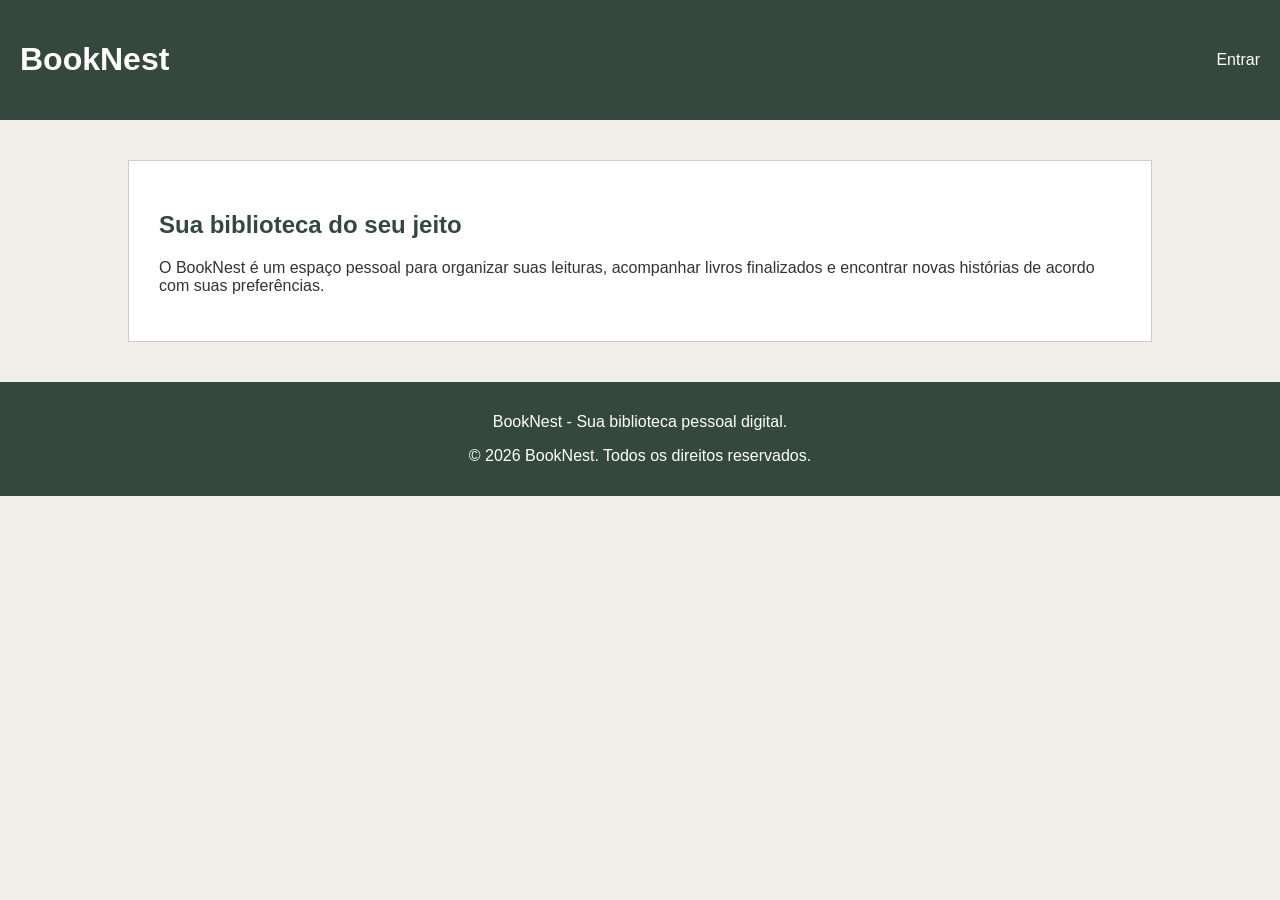
<file: BookNest/index.html>
<!DOCTYPE html>
<html lang="pt-br">
<head>
    <meta charset="UTF-8">
    <meta name="viewport" content="width=device-width, initial-scale=1.0">
    <title>BookNest - Sua biblioteca pessoal</title>
    <link rel="stylesheet" href="style.css">
</head>
<body class="pagina-index">
    <header>
        <H1>BookNest</H1>


        <nav>
            <a href="login.html">Entrar</a>
        </nav>
    </header>
    <main>
        <section id="Apresentação">
            <h2>Sua biblioteca do seu jeito</h2>
            
            <p> 
                O BookNest é um espaço pessoal para organizar
                suas leituras, acompanhar livros finalizados
                e encontrar novas histórias de acordo com
                suas preferências.
            </p>

        </section>
    </main>
    <footer>
        <p>BookNest - Sua biblioteca pessoal digital.</p>
        <p>&copy; 2026 BookNest. Todos os direitos reservados.</p>
    </footer>
    
</body>
</html>
</file>
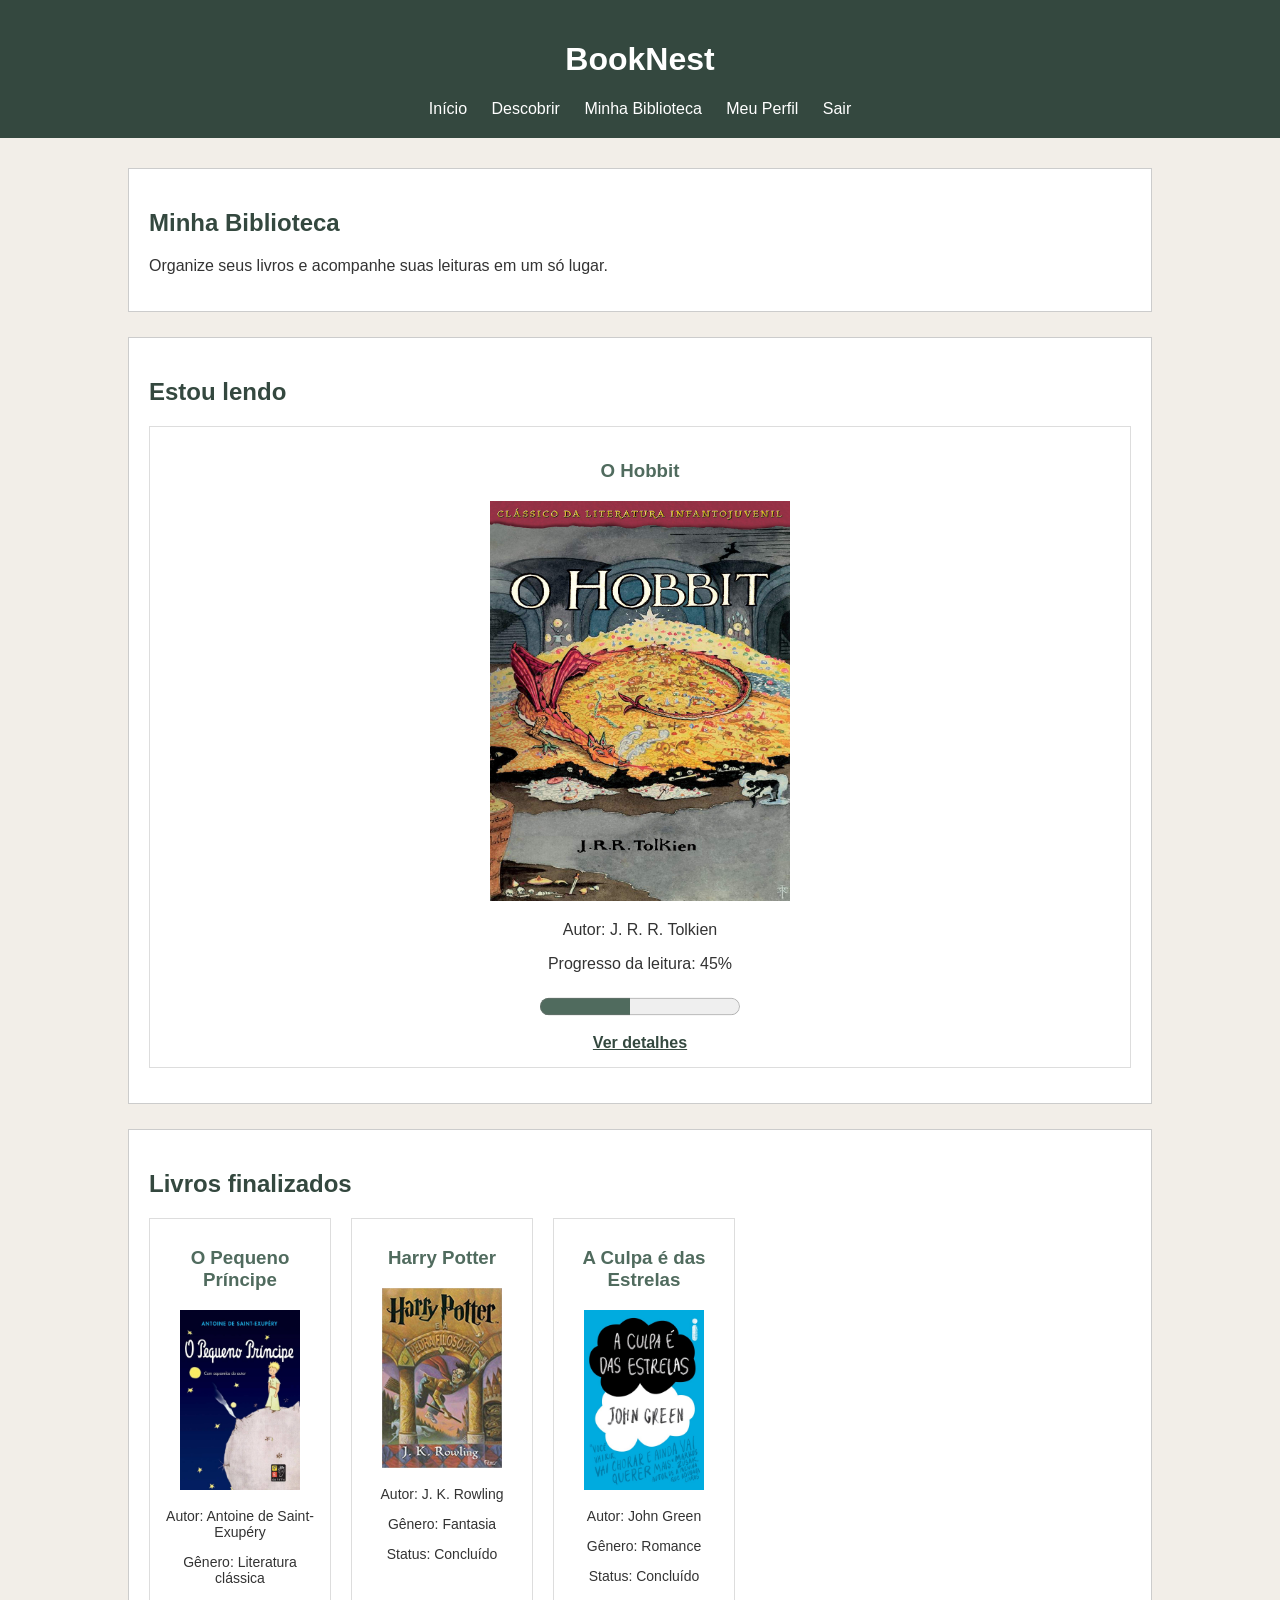
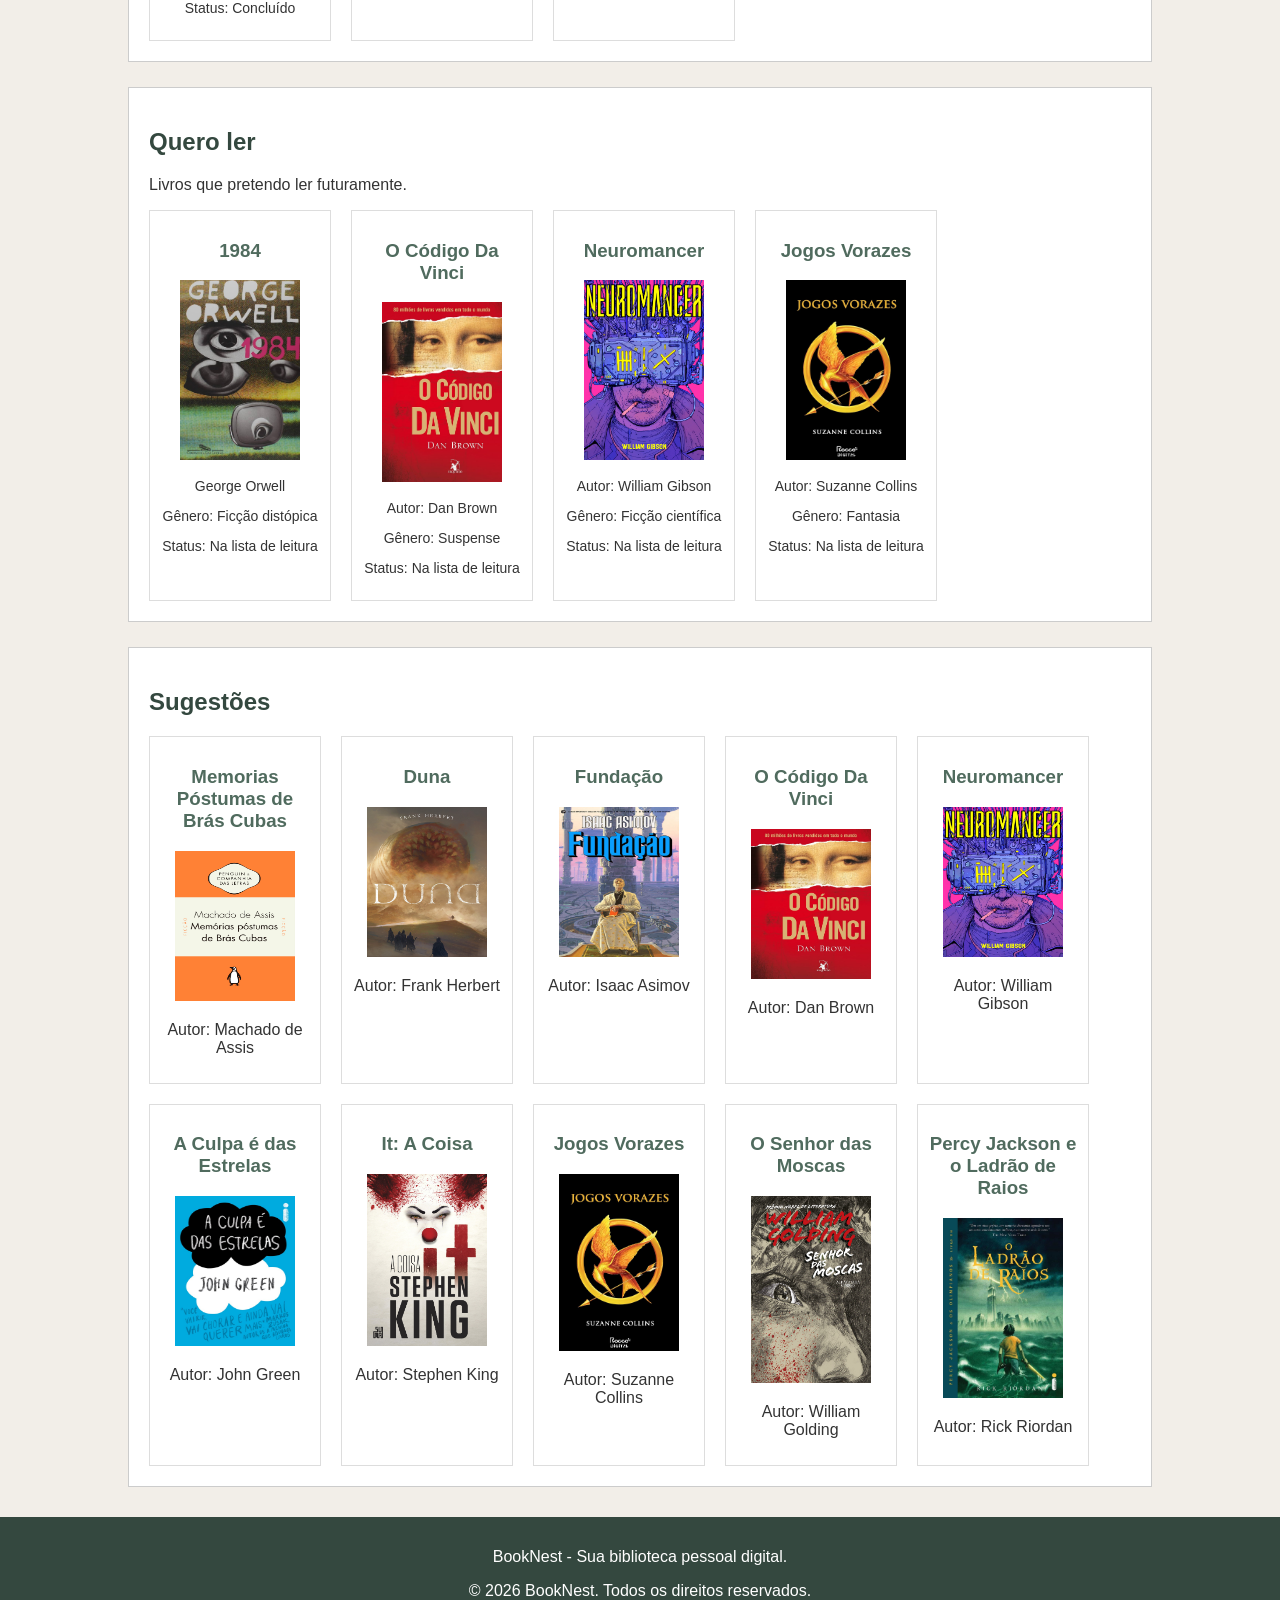
<file: BookNest/biblioteca.html>
<!DOCTYPE html>
<html lang="pt-br">

<head>
    <meta charset="UTF-8">
    <meta name="viewport" content="width=device-width, initial-scale=1.0">
    <title>BookNest - Minha Biblioteca</title>
    <link rel="stylesheet" href="style.css">
</head>

<body class="pagina-biblioteca">

    <header>
        <h1>BookNest</h1>

        <nav>
            <a href="home.html">Início</a>
            <a href="catalogo.html">Descobrir</a>
            <a href="biblioteca.html">Minha Biblioteca</a>
            <a href="perfil.html">Meu Perfil</a>
            <a href="index.html">Sair</a>
        </nav>
    </header>

    <main>

        <section id="introducao-biblioteca">

            <h2>Minha Biblioteca</h2>

            <p>
                Organize seus livros e acompanhe suas leituras
                em um só lugar.
            </p>

        </section>

        <section id="livros-lendo">

            <h2>Estou lendo</h2>

         <div class="livros">

            <article>

                <h3>O Hobbit</h3>
                <img src="images/hobbit.jpg" alt="Capa do hobbit"width="300"height="400">

            <p>Autor: J. R. R. Tolkien</p>

            <p>Progresso da leitura: 45%</p>
            <progress value="45" max="100"></progress>

            <a href="detalhes-livros.html">Ver detalhes</a>

        </article>

    </div>

        </section>

<section>
    <h2>Livros finalizados</h2>
    

    <div class="lista-livros">

        <article>
            <h3>O Pequeno Príncipe</h3>
            <img src="images/pequenoprincipe.jpg"
                 alt="Capa de O Pequeno Príncipe"
                 width="120">
            <p>Autor: Antoine de Saint-Exupéry</p>
            <p>Gênero: Literatura clássica</p>
            <p>Status: Concluído</p>
        </article>

        <article>
            <h3>Harry Potter</h3>
            <img src="images/harry.jpg"
                 alt="Capa de Harry Potter"
                 width="120">
            <p>Autor: J. K. Rowling</p>
            <p>Gênero: Fantasia</p>
            <p>Status: Concluído</p>
        </article>

        <article>
            <h3>A Culpa é das Estrelas</h3>
            <img src="images/culpa.jpg"
                 alt="Capa de A Culpa é das Estrelas"
                 width="120">
            <p>Autor: John Green</p>
            <p>Gênero: Romance</p>
            <p>Status: Concluído</p>
        </article>
    </div>
</section>
<section>
    <h2>Quero ler</h2>
    <p>Livros que pretendo ler futuramente.</p>

    <div class="lista-livros">

        <article>
            <h3>1984</h3>
            <img src="images/1984.jpg"
                 alt="Capa de 1984"
                 width="120">
            <p>George Orwell</p>
            <p>Gênero: Ficção distópica</p>
            <p>Status: Na lista de leitura</p>
        </article>

        <article>
            <h3>O Código Da Vinci</h3>
            <img src="images/codigo.jpg"
                 alt="Capa de O Código Da Vinci"
                 width="120">
            <p>Autor: Dan Brown</p>
            <p>Gênero: Suspense</p>
            <p>Status: Na lista de leitura</p>
        </article>

        <article>
            <h3>Neuromancer</h3>
            <img src="images/neuromancer.jpg"
                 alt="Capa de Neuromancer"
                 width="120">
            <p>Autor: William Gibson</p>
            <p>Gênero: Ficção científica</p>
            <p>Status: Na lista de leitura</p>
        </article>

        <article>
            <h3>Jogos Vorazes</h3>
            <img src="images/jogos.jpg"
                 alt="Capa de Jogos Vorazes"
                 width="120">
            <p>Autor: Suzanne Collins</p>
            <p>Gênero: Fantasia</p>
            <p>Status: Na lista de leitura</p>
        </article>

    </div>
</section>
        <section>
            <h2>Sugestões</h2>
            <div class="sugestoes">
                

            <article>
                <h3>Memorias Póstumas de Brás Cubas</h3>
                <img src="images/memorias.jpg" alt="Capa de Brás Cubas" width="120"height= "150">

                <p>Autor: Machado de Assis</p>

                
            </article>
            <article>
            <h3>Duna</h3>
            <img src="images/duna.jpg"alt="Capa de Duna"width="120"height="150">
            <p>Autor: Frank Herbert</p>
            </article>
            <article>
                <h3>Fundação</h3>
                <img src="images/fundacao.jpg"
                 alt="Capa de Fundação"
                 width="120"height="150">
            <p>Autor: Isaac Asimov</p>
        </article>
  <article>
    <h3>O Código Da Vinci</h3>
    <img src="images/codigo.jpg"
         alt="Capa de O Código Da Vinci"
         width="120"height="150">
    <p>Autor: Dan Brown</p>
</article>
<article>
    <h3>Neuromancer</h3>
    <img src="images/neuromancer.jpg"
         alt="Capa de Neuromancer"
         width="120"height="150">
    <p>Autor: William Gibson</p>
</article>
<article>
    <h3>A Culpa é das Estrelas</h3>
    <img src="images/culpa.jpg"
         alt="Capa de A Culpa é das Estrelas"
         width="120"height="150">
    <p>Autor: John Green</p>
</article>
<article>
    <h3>It: A Coisa</h3>
    <img src="images/it.jpg" alt="Capa de It: A Coisa" width="120">
    <p>Autor: Stephen King</p>
</article>
<article>
    <h3>Jogos Vorazes</h3>
    <img src="images/jogos.jpg" alt="Capa de Jogos Vorazes" width="120">
    <p>Autor: Suzanne Collins</p>
</article>
<article>
    <h3>O Senhor das Moscas</h3>
    <img src="images/senhormoscas.jpg" alt="Capa de O Senhor das Moscas" width="120">
    <p>Autor: William Golding</p>
</article>
<article>
    <h3>Percy Jackson e o Ladrão de Raios</h3>
    <img src="images/percy.jpg" alt="Capa de Percy Jackson" width="120">
    <p>Autor: Rick Riordan</p>
</article>
            
        </section>

        </div>
    </main>

    <footer>
        <p>BookNest - Sua biblioteca pessoal digital.</p>
        <p>&copy; 2026 BookNest. Todos os direitos reservados.</p>
    </footer>

</body>
</html>
</file>
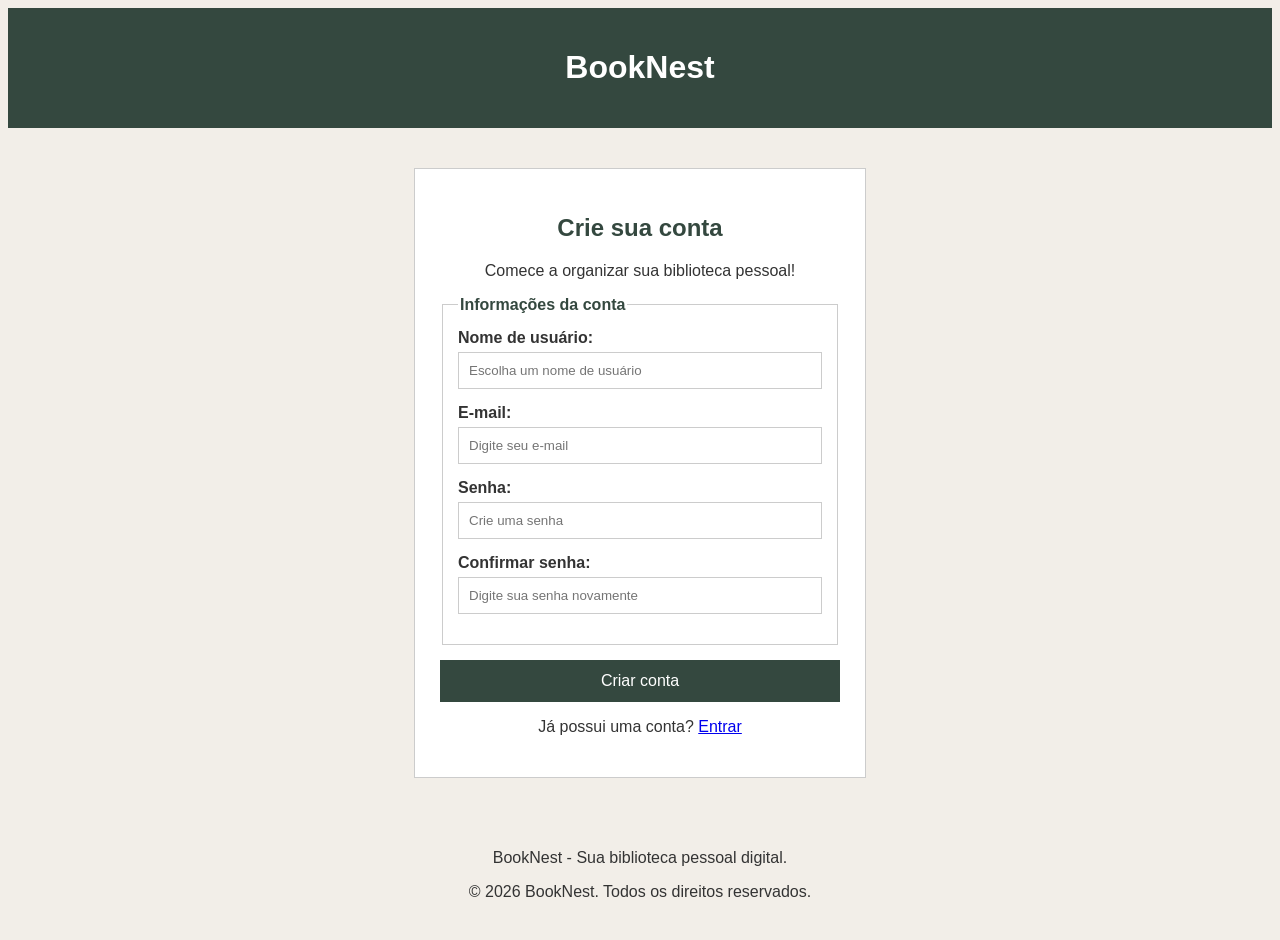
<file: BookNest/cadastro.html>
<!DOCTYPE html>
<html lang="pt-br">

<head>
    <meta charset="UTF-8">
    <meta name="viewport" content="width=device-width, initial-scale=1.0">
    <title>BookNest - Cadastro</title>
    <link rel="stylesheet" href="style.css">
</head>

<body class="pagina-cadastro">

    <header>
        <h1><a href="index.html">BookNest</a></h1>
    </header>

    <main>

        <section id="cadastro">

            <h2>Crie sua conta</h2>

            <p>Comece a organizar sua biblioteca pessoal!</p>

            <form action="home.html">

                <fieldset>

                    <legend>Informações da conta</legend>

                    <div class="campo-formulario">
                        <label for="usuario">Nome de usuário:</label>
                        <input type="text" id="usuario" name="usuario"
                            placeholder="Escolha um nome de usuário" required>
                    </div>

                    <div class="campo-formulario">
                        <label for="email">E-mail:</label>
                        <input type="email" id="email" name="email"
                            placeholder="Digite seu e-mail" required>
                    </div>

                    <div class="campo-formulario">
                        <label for="senha">Senha:</label>
                        <input type="password" id="senha" name="senha"
                            placeholder="Crie uma senha" required>
                    </div>

                    <div class="campo-formulario">
                        <label for="confirmar-senha">Confirmar senha:</label>
                        <input type="password" id="confirmar-senha"
                            name="confirmar-senha"
                            placeholder="Digite sua senha novamente" required>
                    </div>

                </fieldset>

                <button type="submit">Criar conta</button>

            </form>

            <p>
                Já possui uma conta?
                <a href="login.html">Entrar</a>
            </p>

        </section>

    </main>

    <footer>
        <p>BookNest - Sua biblioteca pessoal digital.</p>
        <p>&copy; 2026 BookNest. Todos os direitos reservados.</p>
    </footer>

</body>
</html>
</file>
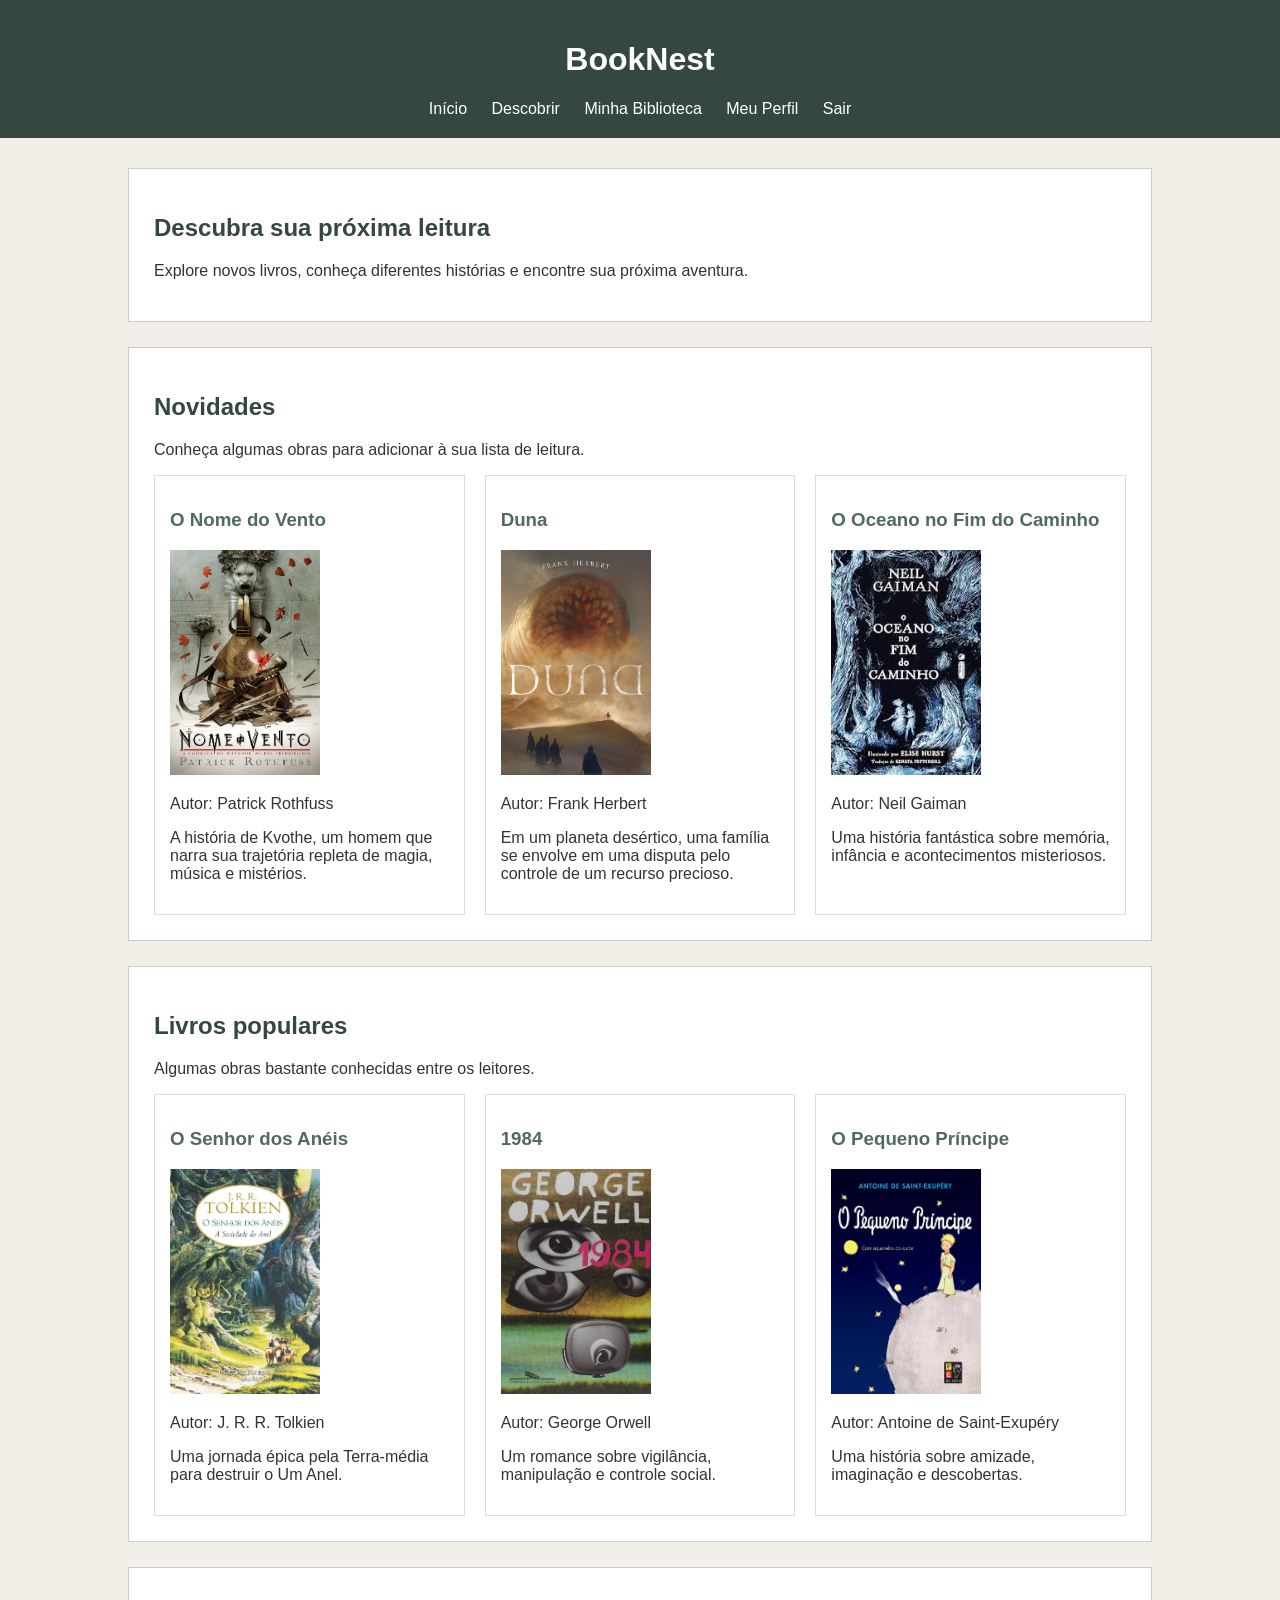
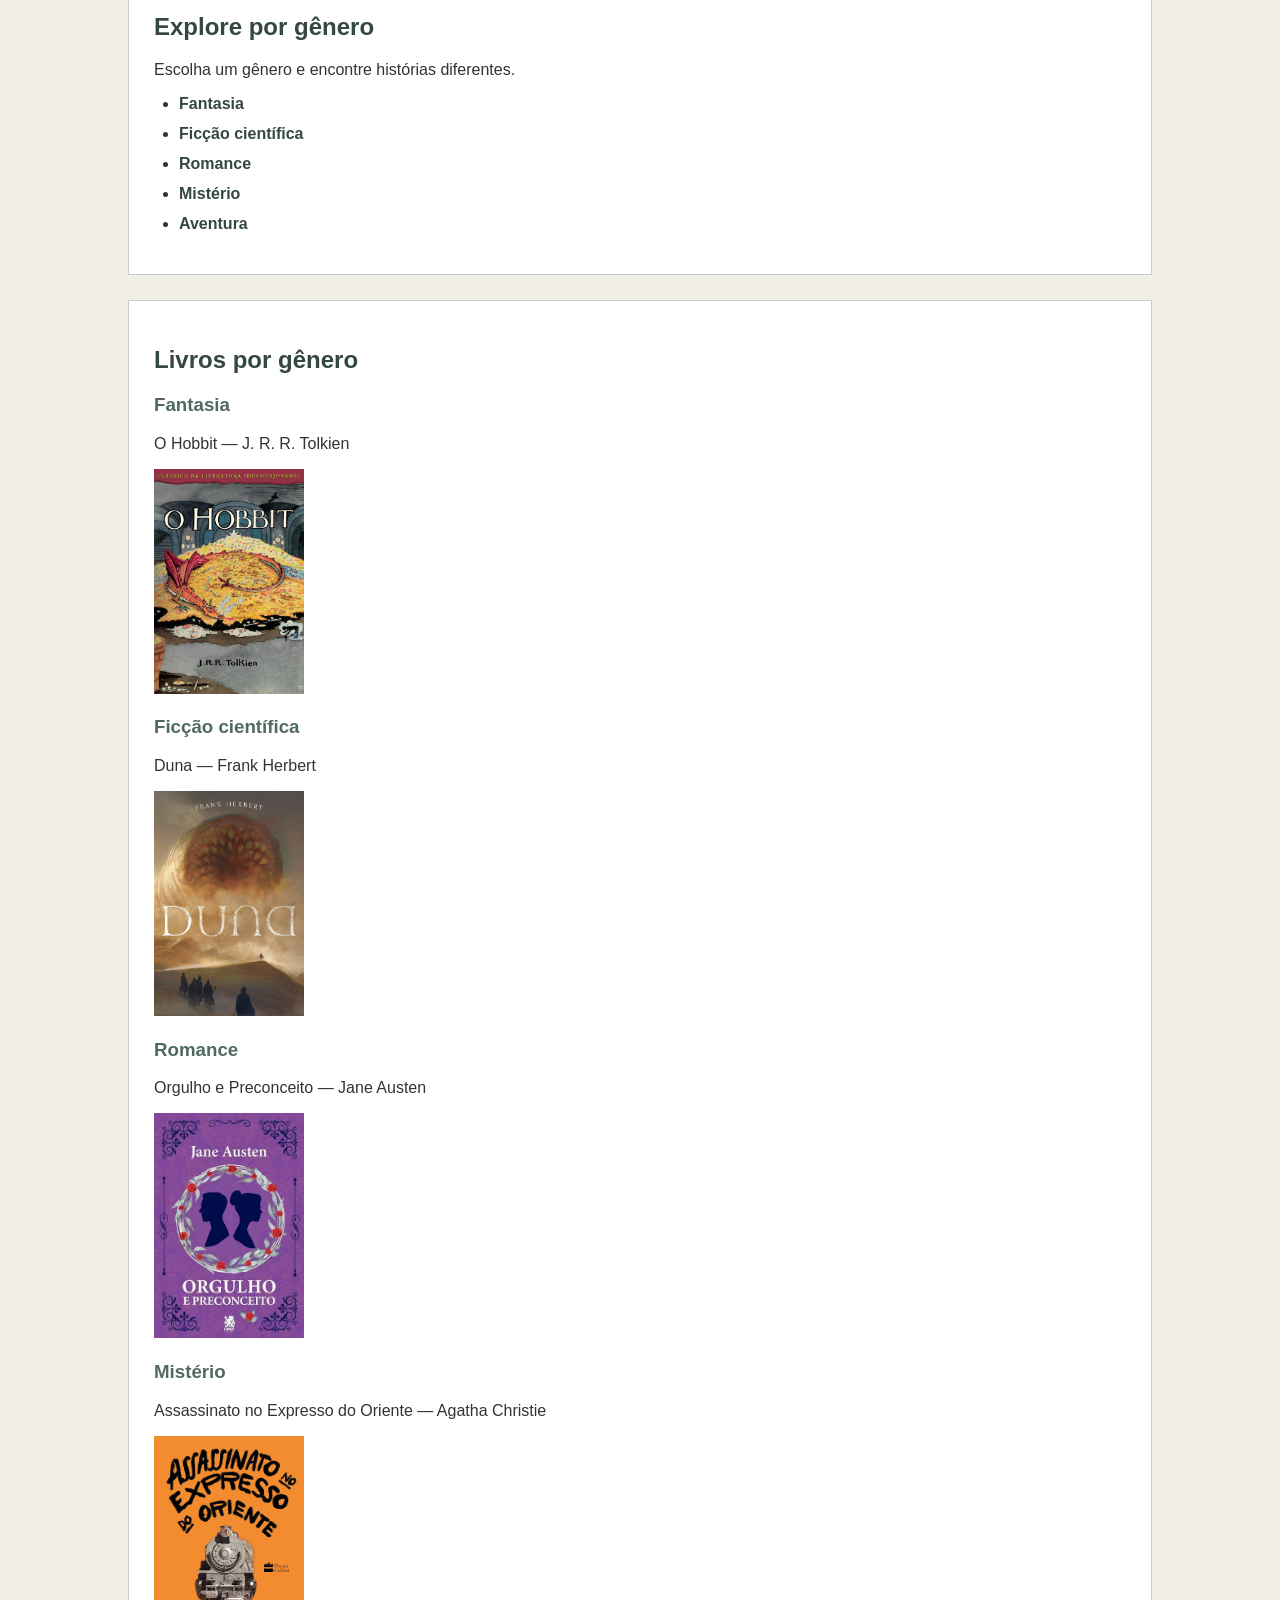
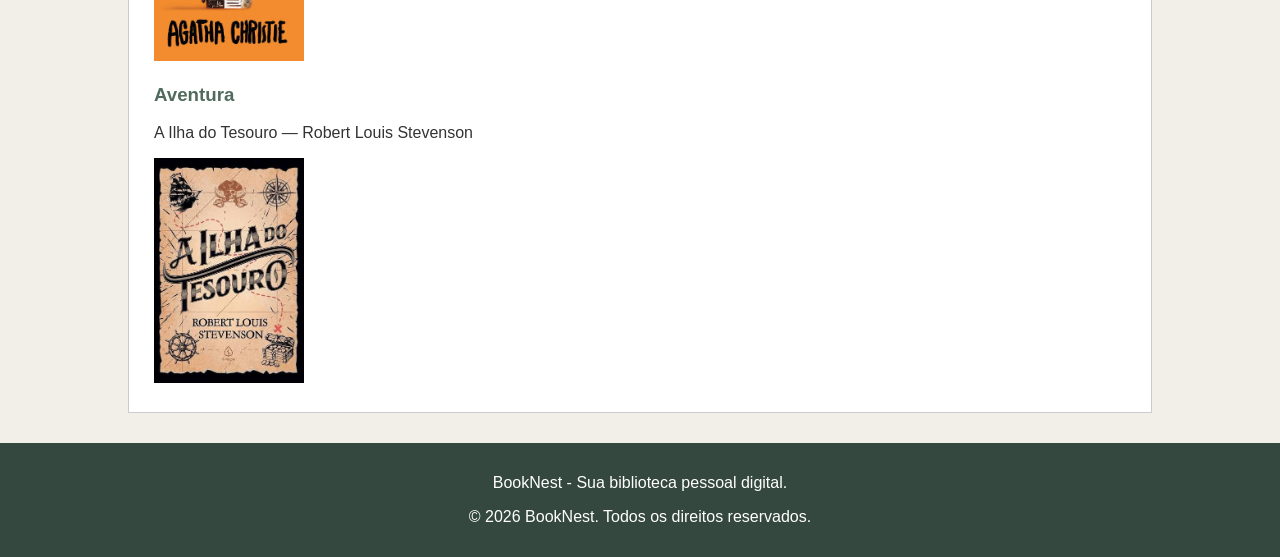
<file: BookNest/catalogo.html>
<!DOCTYPE html>
<html lang="pt-br">
<head>
    <meta charset="UTF-8">
    <meta name="viewport" content="width=device-width, initial-scale=1.0">
    <title>BookNest - Descobrir Livros</title>
    <link rel="stylesheet" href="style.css">
</head>

<body class="pagina-catalogo">

    <header>
        <h1>BookNest</h1>

        <nav>
            <a href="home.html">Início</a>
            <a href="catalogo.html">Descobrir</a>
            <a href="biblioteca.html">Minha Biblioteca</a>
            <a href="perfil.html">Meu Perfil</a>
            <a href="index.html">Sair</a>
        </nav>
    </header>

    <main>

        <section id="introducao-catalogo">
            <h2>Descubra sua próxima leitura</h2>
            <p>
                Explore novos livros, conheça diferentes histórias
                e encontre sua próxima aventura.
            </p>
        </section>

        <section id="novidades">
            <h2>Novidades</h2>
            <p>Conheça algumas obras para adicionar à sua lista de leitura.</p>

            <div class="lista-descoberta">

                <article>
                    <h3>O Nome do Vento</h3>
                    <img src="images/kkc.jpg" alt="Capa Nome do vento"width="150"height="225">
                    <p>Autor: Patrick Rothfuss</p>
                    <p>
                        A história de Kvothe, um homem que narra sua
                        trajetória repleta de magia, música e mistérios.
                    </p>
                </article>

                <article>
                    <h3>Duna</h3>
                    <img src="images/duna.jpg" alt="capa duna"width="150"height="225">
                    <p>Autor: Frank Herbert</p>
                    <p>
                        Em um planeta desértico, uma família se envolve
                        em uma disputa pelo controle de um recurso precioso.
                    </p>
                </article>

                <article>
                    <h3>O Oceano no Fim do Caminho</h3>
                    <img src="images/oceano.jpg" width="150"height="225">
                    <p>Autor: Neil Gaiman</p>
                    <p>
                        Uma história fantástica sobre memória, infância
                        e acontecimentos misteriosos.
                    </p>
                </article>

            </div>
        </section>

        <section id="populares">
            <h2>Livros populares</h2>
            <p>Algumas obras bastante conhecidas entre os leitores.</p>

            <div class="lista-descoberta">

                <article>
                    <h3>O Senhor dos Anéis</h3>
                    <img src="images/lotr.jpg" width="150"height="225">
                    <p>Autor: J. R. R. Tolkien</p>
                    <p>Uma jornada épica pela Terra-média para destruir o Um Anel.</p>
                </article>

                <article>
                    <h3>1984</h3>
                    <img src="images/1984.jpg" alt="capa 1984"width="150"height="225">
                    <p>Autor: George Orwell</p>
                    <p>Um romance sobre vigilância, manipulação e controle social.</p>
                </article>

                <article>
                    <h3>O Pequeno Príncipe</h3>
                    <img src="images/pequenoprincipe.jpg" alt="capa pequenoprincipe"width="150"height="225">
                    <p>Autor: Antoine de Saint-Exupéry</p>
                    <p>Uma história sobre amizade, imaginação e descobertas.</p>
                </article>

            </div>
        </section>

        <section id="generos">
            <h2>Explore por gênero</h2>
            <p>Escolha um gênero e encontre histórias diferentes.</p>

            <ul>
                <li><a href="#fantasia">Fantasia</a></li>
                <li><a href="#ficcao">Ficção científica</a></li>
                <li><a href="#romance">Romance</a></li>
                <li><a href="#misterio">Mistério</a></li>
                <li><a href="#aventura">Aventura</a></li>
            </ul>
        </section>

        <section id="generos-livros">
            <h2>Livros por gênero</h2>

            <article id="fantasia">
                <h3>Fantasia</h3>
                <p>O Hobbit — J. R. R. Tolkien</p>
                <img src="images/hobbit.jpg" width="150"height="225">
            </article>

            <article id="ficcao">
                <h3>Ficção científica</h3>
                <p>Duna — Frank Herbert</p>
                <img src="images/duna.jpg" alt="capa duna"width="150"height="225">
            </article>

            <article id="romance">
                <h3>Romance</h3>
                <p>Orgulho e Preconceito — Jane Austen</p>
                <img src="images/orgulho.jpg"width="150"height="225">
            </article>

            <article id="misterio">
                <h3>Mistério</h3>
                <p>Assassinato no Expresso do Oriente — Agatha Christie</p>
                <img src="images/oriente.jpg"width="150"height="225">
            </article>

            <article id="aventura">
                <h3>Aventura</h3>
                <p>A Ilha do Tesouro — Robert Louis Stevenson</p>
                <img src="images/ilha.jpg"width="150"height="225">
            </article>

        </section>

    </main>

    <footer>
        <p>BookNest - Sua biblioteca pessoal digital.</p>
        <p>&copy; 2026 BookNest. Todos os direitos reservados.</p>
    </footer>

</body>
</html>
</file>
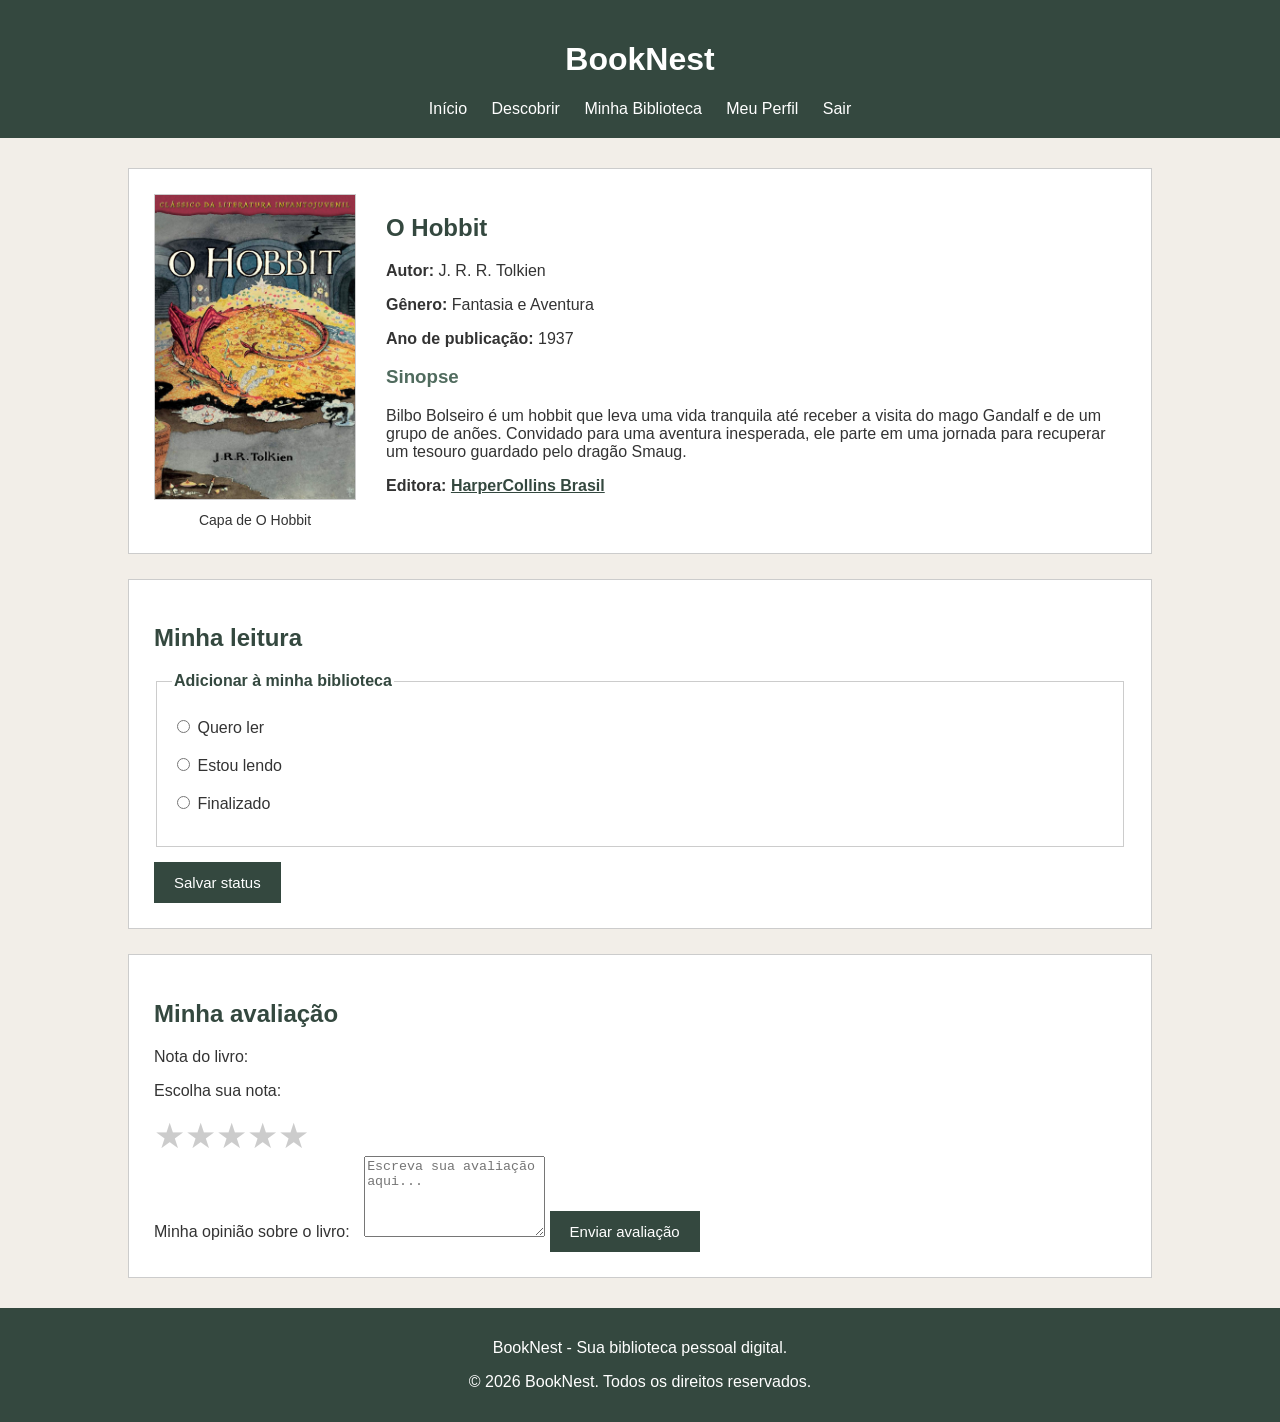
<file: BookNest/detalhes-livros.html>
<!DOCTYPE html>
<html lang="pt-br">
<head>
    <meta charset="UTF-8">
    <meta name="viewport" content="width=device-width, initial-scale=1.0">
    <title>BookNest - O Hobbit</title>
    <link rel="stylesheet" href="style.css">
</head>

<body class="pagina-detalhes">

    <header>
        <h1>BookNest</h1>

        <nav>
            <a href="home.html">Início</a>
            <a href="catalogo.html">Descobrir</a>
            <a href="biblioteca.html">Minha Biblioteca</a>
            <a href="perfil.html">Meu Perfil</a>
            <a href="index.html">Sair</a>
        </nav>
    </header>

    <main>

        <section id="detalhes-livro">

            <figure>
                <img src="images/hobbit.jpg" alt="Capa do livro O Hobbit">
                <figcaption>Capa de O Hobbit</figcaption>
            </figure>

            <div class="informacoes-livro">
                <h2>O Hobbit</h2>

                <p><strong>Autor:</strong> J. R. R. Tolkien</p>
                <p><strong>Gênero:</strong> Fantasia e Aventura</p>
                <p><strong>Ano de publicação:</strong> 1937</p>

                <h3>Sinopse</h3>

                <p>
                    Bilbo Bolseiro é um hobbit que leva uma vida tranquila
                    até receber a visita do mago Gandalf e de um grupo de
                    anões. Convidado para uma aventura inesperada, ele parte
                    em uma jornada para recuperar um tesouro guardado pelo
                    dragão Smaug.
                </p>

                <p>
                    <strong>Editora:</strong>
                    <a href="https://www.harpercollins.com.br/"
                       target="_blank">
                        HarperCollins Brasil
                    </a>
                </p>
            </div>

        </section>

        <section id="status-leitura">
            <h2>Minha leitura</h2>

            <form>
                <fieldset>
                    <legend>Adicionar à minha biblioteca</legend>

                    <div class="opcao-status">
                        <input type="radio" id="quero-ler"
                               name="status" value="quero-ler">
                        <label for="quero-ler">Quero ler</label>
                    </div>

                    <div class="opcao-status">
                        <input type="radio" id="lendo"
                               name="status" value="lendo">
                        <label for="lendo">Estou lendo</label>
                    </div>

                    <div class="opcao-status">
                        <input type="radio" id="finalizado"
                               name="status" value="finalizado">
                        <label for="finalizado">Finalizado</label>
                    </div>

                </fieldset>

                <button type="submit">Salvar status</button>
            </form>
        </section>

        <section id="avaliacao-livro">
            <h2>Minha avaliação</h2>

            <form>
                <label for="nota">Nota do livro:</label>

                
<p>Escolha sua nota:</p>

<div class="estrelas">
    <input type="radio" id="estrela5" name="nota" value="5">
    <label for="estrela5">★</label>

    <input type="radio" id="estrela4" name="nota" value="4">
    <label for="estrela4">★</label>

    <input type="radio" id="estrela3" name="nota" value="3">
    <label for="estrela3">★</label>

    <input type="radio" id="estrela2" name="nota" value="2">
    <label for="estrela2">★</label>

    <input type="radio" id="estrela1" name="nota" value="1">
    <label for="estrela1">★</label>
</div>


                <label for="review">Minha opinião sobre o livro:</label>

                <textarea id="review" name="review"
                    rows="5"
                    placeholder="Escreva sua avaliação aqui..."></textarea>

                <button type="submit">Enviar avaliação</button>
            </form>
        </section>

    </main>

    <footer>
        <p>BookNest - Sua biblioteca pessoal digital.</p>
        <p>&copy; 2026 BookNest. Todos os direitos reservados.</p>
    </footer>

</body>
</html>
</file>
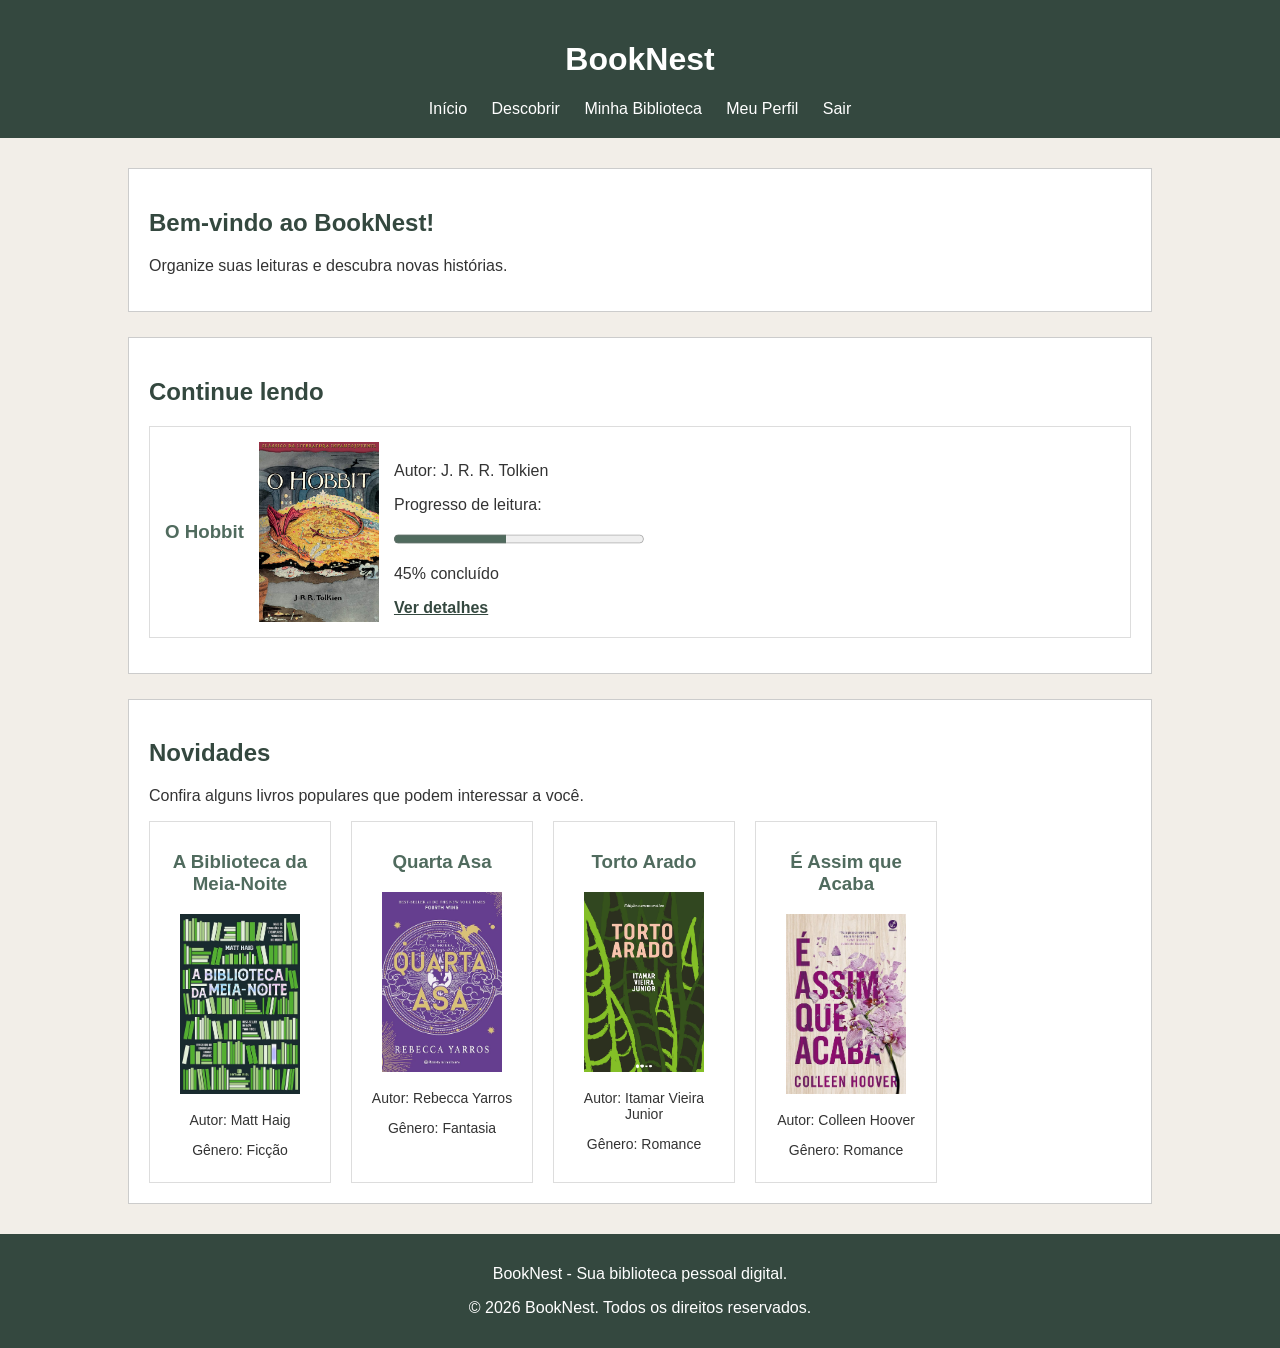
<file: BookNest/home.html>
<!doctype html>
<html lang="pt-br">
  <head>
    <meta charset="UTF-8" />
    <meta name="viewport" content="width=device-width, initial-scale=1.0" />
    <title>BookNest - Página Inicial</title>
    <link rel="stylesheet" href="style.css" />
  </head>
  <body class="pagina-home">
    <header>
      <h1>BookNest</h1>

      <nav>
        <a href="home.html">Início</a>
        <a href="catalogo.html">Descobrir</a>
        <a href="biblioteca.html">Minha Biblioteca</a>
        <a href="perfil.html">Meu Perfil</a>
        <a href="index.html">Sair</a>
      </nav>
    </header>

    <main>
      <section id="boas-vindas">
        <h2>Bem-vindo ao BookNest!</h2>
        <p>Organize suas leituras e descubra novas histórias.</p>
      </section>

      <section id="leitura-atual">
        <h2>Continue lendo</h2>

        <article class="livro-horizontal">
          <h3>O Hobbit</h3>
          <img src="images/hobbit.jpg" alt="capa do hobbit" width="120" />
          <div>
            <p>Autor: J. R. R. Tolkien</p>
            <p>Progresso de leitura:</p>
            <progress value="45" max="100"></progress>
            <p>45% concluído</p>
            <a href="detalhes-livros.html">Ver detalhes</a>
          </div>
        </article>
      </section>

      <section id="recomendacoes">
        <h2>Novidades</h2>
        <p>Confira alguns livros populares que podem interessar a você.</p>

        <div class="novidades">
          <article>
            <h3>
              <a href="livros/biblioteca-meia-noite.html">
                A Biblioteca da Meia-Noite
              </a>
            </h3>
            <img
              src="images/biblioteca.jpg"
              alt="Capa de A Biblioteca da Meia-Noite"
              width="120"
            />
            <p>Autor: Matt Haig</p>
            <p>Gênero: Ficção</p>
          </article>

          <article>
            <h3>
              <a href="livros/quarta-asa.html"> Quarta Asa </a>
            </h3>
            <img src="images/quarta.jpg" alt="Capa de Quarta Asa" width="120" />
            <p>Autor: Rebecca Yarros</p>
            <p>Gênero: Fantasia</p>
          </article>

          <article>
            <h3>
              <a href="livros/torto-arado.html"> Torto Arado </a>
            </h3>
            <img
              src="images/tortoarado.jpg"
              alt="Capa de Torto Arado"
              width="120"
            />
            <p>Autor: Itamar Vieira Junior</p>
            <p>Gênero: Romance</p>
          </article>

          <article>
            <h3>
              <a href="livros/assim-que-acaba.html"> É Assim que Acaba </a>
            </h3>
            <img
              src="images/assim.jpg"
              alt="Capa de É Assim que Acaba"
              width="120"
            />
            <p>Autor: Colleen Hoover</p>
            <p>Gênero: Romance</p>
          </article>
        </div>
      </section>
    </main>

    <footer>
      <p>BookNest - Sua biblioteca pessoal digital.</p>
      <p>&copy; 2026 BookNest. Todos os direitos reservados.</p>
    </footer>
  </body>
</html>
</file>
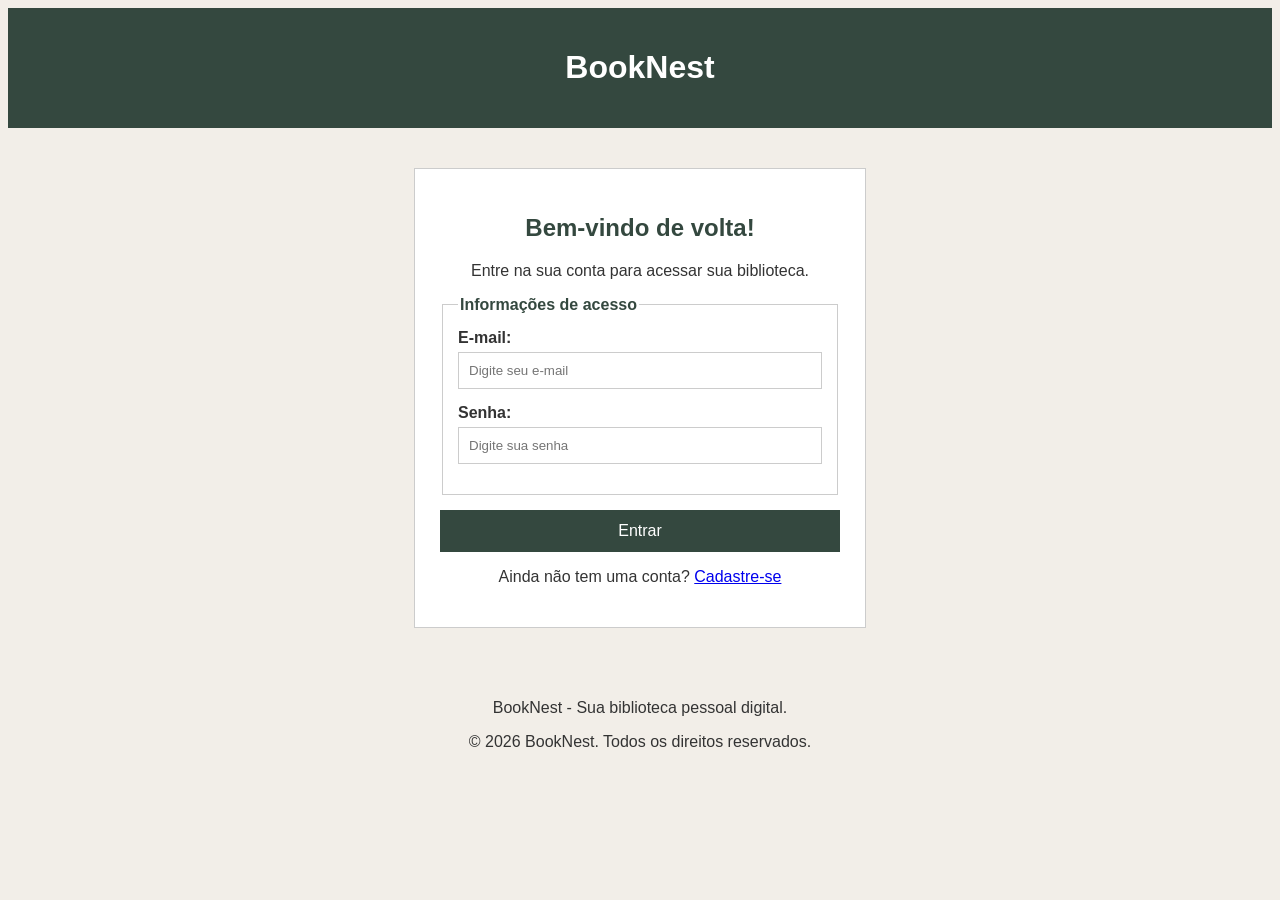
<file: BookNest/login.html>
<!DOCTYPE html>
<html lang="pt-br">

<head>
    <meta charset="UTF-8">
    <meta name="viewport" content="width=device-width, initial-scale=1.0">
    <title>BookNest - Login</title>
    <link rel="stylesheet" href="style.css">
</head>

<body class="pagina-login">

    <header>
        <h1><a href="index.html">BookNest</a></h1>
    </header>

    <main>

        <section id="login">

            <h2>Bem-vindo de volta!</h2>

            <p>Entre na sua conta para acessar sua biblioteca.</p>

            <form action="home.html">

                <fieldset>

                    <legend>Informações de acesso</legend>

                    <div class="campo-formulario">

                        <label for="email">E-mail:</label>

                        <input type="email" id="email" name="email"
                            placeholder="Digite seu e-mail" required>

                    </div>

                    <div class="campo-formulario">

                        <label for="senha">Senha:</label>

                        <input type="password" id="senha" name="senha"
                            placeholder="Digite sua senha" required>

                    </div>

                </fieldset>

                <button type="submit">Entrar</button>

            </form>

            <p>
                Ainda não tem uma conta?
                <a href="cadastro.html">Cadastre-se</a>
            </p>

        </section>

    </main>

    <footer>
        <p>BookNest - Sua biblioteca pessoal digital.</p>
        <p>&copy; 2026 BookNest. Todos os direitos reservados.</p>
    </footer>

</body>
</html>
</file>
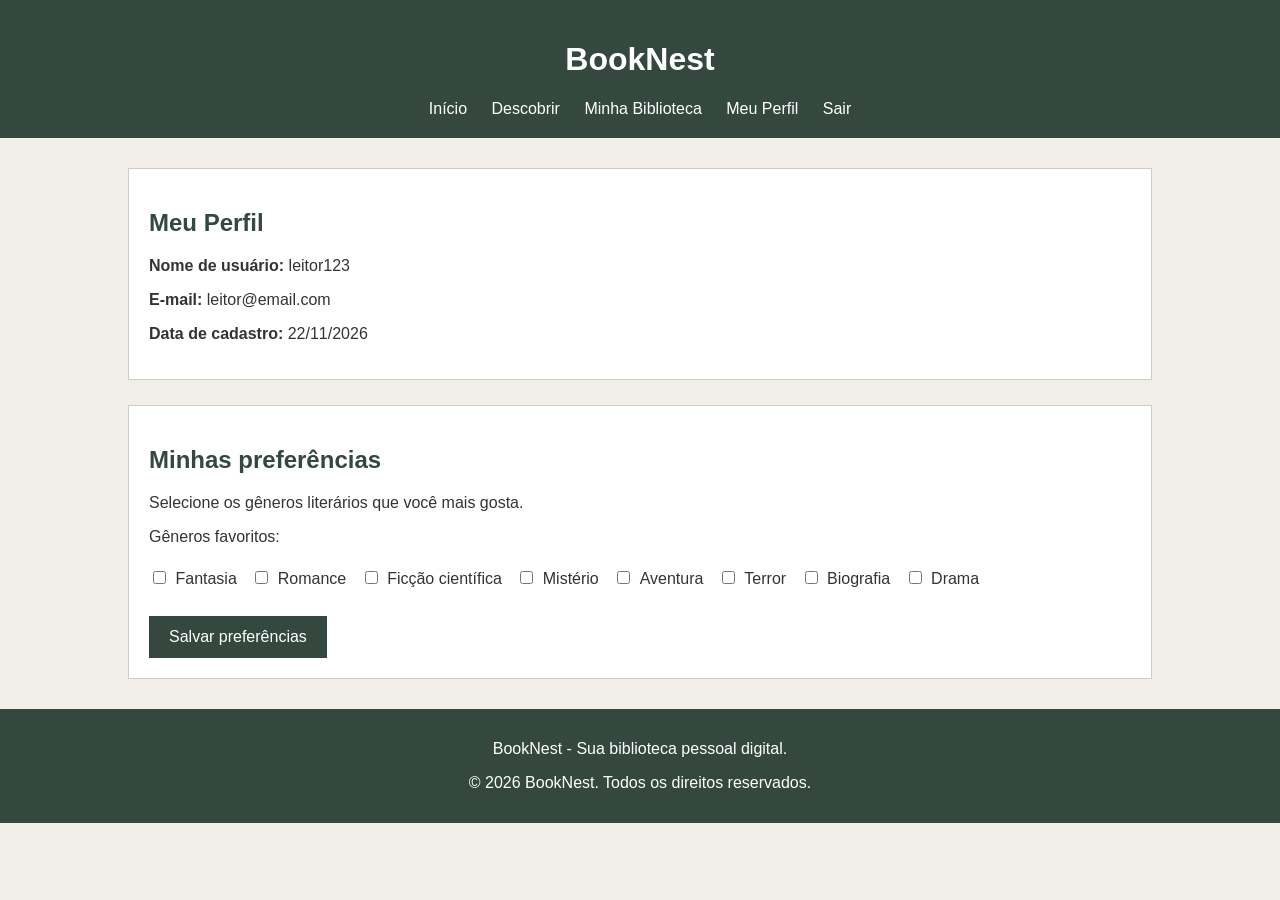
<file: BookNest/perfil.html>
<!DOCTYPE html>
<html lang="pt-br">

<head>
    <meta charset="UTF-8">
    <meta name="viewport" content="width=device-width, initial-scale=1.0">
    <title>BookNest - Meu Perfil</title>
    <link rel="stylesheet" href="style.css">
</head>

<body class="pagina-perfil">

    <header>
        <h1>BookNest</h1>

        <nav>
            <a href="home.html">Início</a>
            <a href="catalogo.html">Descobrir</a>
            <a href="biblioteca.html">Minha Biblioteca</a>
            <a href="perfil.html">Meu Perfil</a>
            <a href="index.html">Sair</a>
        </nav>
    </header>

    <main>

        <section id="informacoes-perfil">

            <h2>Meu Perfil</h2>

            <p><strong>Nome de usuário:</strong> leitor123</p>

            <p><strong>E-mail:</strong> leitor@email.com</p>

            <p><strong>Data de cadastro:</strong> 22/11/2026</p>

        </section>

        <section id="preferencias">

            <h2>Minhas preferências</h2>

            <p>
                Selecione os gêneros literários que você mais gosta.
            </p>

            <form>

                <p>Gêneros favoritos:</p>

                <input type="checkbox" id="fantasia" name="generos" value="fantasia">
                <label for="fantasia">Fantasia</label>

                <input type="checkbox" id="romance" name="generos" value="romance">
                <label for="romance">Romance</label>

                <input type="checkbox" id="ficcao" name="generos" value="ficcao">
                <label for="ficcao">Ficção científica</label>

                <input type="checkbox" id="misterio" name="generos" value="misterio">
                <label for="misterio">Mistério</label>

                <input type="checkbox" id="aventura" name="generos" value="aventura">
                <label for="aventura">Aventura</label>

                <input type="checkbox" id="terror" name="generos" value="terror">
                <label for="terror">Terror</label>

                <input type="checkbox" id="biografia" name="generos" value="biografia">
                <label for="biografia">Biografia</label>

                <input type="checkbox" id="drama" name="generos" value="drama">
                <label for="drama">Drama</label>

                <button type="submit">Salvar preferências</button>

            </form>

        </section>

    </main>

    <footer>
        <p>BookNest - Sua biblioteca pessoal digital.</p>
        <p>&copy; 2026 BookNest. Todos os direitos reservados.</p>
    </footer>

</body>
</html>
</file>
<file: BookNest/style.css>
/* Página de cadastro */

.pagina-cadastro {
    background-color: #f2eee8;
    font-family: Arial, sans-serif;
    color: #333333;
}

/* Cabeçalho */

.pagina-cadastro header {
    background-color: #34483f;
    color: white;
    padding: 20px;
    text-align: center;
}

.pagina-cadastro header a {
    color: white;
    text-decoration: none;
}

/* Formulário */

#cadastro {
    background-color: white;
    width: 400px;
    margin: 40px auto;
    padding: 25px;
    border: 1px solid #cccccc;
}

#cadastro h2 {
    color: #34483f;
    text-align: center;
}

#cadastro > p {
    text-align: center;
}

.campo-formulario {
    margin-bottom: 15px;
}

.campo-formulario label {
    display: block;
    margin-bottom: 5px;
    font-weight: bold;
}

.campo-formulario input {
    width: 100%;
    padding: 10px;
    border: 1px solid #cccccc;
    box-sizing: border-box;
}

#cadastro fieldset {
    border: 1px solid #cccccc;
    padding: 15px;
}

#cadastro legend {
    color: #34483f;
    font-weight: bold;
}

#cadastro button {
    width: 100%;
    padding: 12px;
    margin-top: 15px;
    background-color: #34483f;
    color: white;
    border: none;
    cursor: pointer;
    font-size: 16px;
}

#cadastro button:hover {
    background-color: #506b5e;
}

/* Rodapé */

.pagina-cadastro footer {
    text-align: center;
    padding: 15px;
}

/* Página de login */

.pagina-login {
    background-color: #f2eee8;
    font-family: Arial, sans-serif;
    color: #333333;
}

.pagina-login header {
    background-color: #34483f;
    color: white;
    padding: 20px;
    text-align: center;
}

.pagina-login header a {
    color: white;
    text-decoration: none;
}

#login {
    background-color: white;
    width: 400px;
    margin: 40px auto;
    padding: 25px;
    border: 1px solid #cccccc;
}

#login h2 {
    color: #34483f;
    text-align: center;
}

#login > p {
    text-align: center;
}

#login fieldset {
    border: 1px solid #cccccc;
    padding: 15px;
}

#login legend {
    color: #34483f;
    font-weight: bold;
}

#login button {
    width: 100%;
    padding: 12px;
    margin-top: 15px;
    background-color: #34483f;
    color: white;
    border: none;
    cursor: pointer;
    font-size: 16px;
}

#login button:hover {
    background-color: #506b5e;
}

.pagina-login footer {
    text-align: center;
    padding: 15px;
}

/* Página inicial */
.pagina-home {
    background-color: #f2eee8;
    font-family: Arial, sans-serif;
    color: #333333;
    margin: 0;
}

/* Cabeçalho */
.pagina-home header {
    background-color: #34483f;
    color: white;
    padding: 20px;
    text-align: center;
}

.pagina-home nav {
    margin-top: 15px;
}

.pagina-home nav a {
    color: white;
    text-decoration: none;
    margin: 0 10px;
}

.pagina-home nav a:hover {
    text-decoration: underline;
}

/* Conteúdo principal */
.pagina-home main {
    width: 80%;
    margin: 30px auto;
}

.pagina-home section {
    background-color: white;
    padding: 20px;
    margin-bottom: 25px;
    border: 1px solid #cccccc;
}

.pagina-home h2 {
    color: #34483f;
}

/* Livros */
.livro-horizontal {
    display: flex;
    gap: 15px;
    align-items: center;
    text-align: left;
}

.livro-horizontal img {
    width: 120px;
    height: 180px;
    object-fit: cover;
}
.pagina-home article {
    border: 1px solid #dddddd;
    padding: 15px;
    margin-bottom: 15px;
}

.pagina-home article h3 {
    color: #506b5e;
}

.pagina-home article a {
    color: #34483f;
    font-weight: bold;
}

/* Barra de progresso */
.pagina-home progress {
    width: 250px;
    height: 18px;
    accent-color: #506b5e;
}
/* Novidades */
.novidades {
    display: flex;
    gap: 20px;
    flex-wrap: wrap;
}

/* Blocos dos livros */
.novidades article {
    width: 160px;
    text-align: center;
    border: 1px solid #dddddd;
    padding: 10px;
    margin-bottom: 0;
}

/* Capas */
.novidades img {
    width: 120px;
    height: 180px;
    object-fit: cover;
}

/* Nomes dos livros */
.novidades article h3 a {
    color: #506b5e;
    text-decoration: none;
}

.novidades article h3 a:hover {
    text-decoration: underline;
}

/* Informações */
.novidades p {
    font-size: 14px;
}
/* Rodapé */
.pagina-home footer {
    background-color: #34483f;
    color: white;
    text-align: center;
    padding: 15px;
}


/* Página de descoberta de livros */
.pagina-catalogo {
    background-color: #f2eee8;
    font-family: Arial, sans-serif;
    color: #333333;
    margin: 0;
}

/* Cabeçalho */
.pagina-catalogo header {
    background-color: #34483f;
    color: white;
    padding: 20px;
    text-align: center;
}

.pagina-catalogo nav {
    margin-top: 15px;
}

.pagina-catalogo nav a {
    color: white;
    text-decoration: none;
    margin: 0 10px;
}

.pagina-catalogo nav a:hover {
    text-decoration: underline;
}

/* Conteúdo principal */
.pagina-catalogo main {
    width: 80%;
    margin: 30px auto;
}

.pagina-catalogo section {
    background-color: white;
    padding: 25px;
    margin-bottom: 25px;
    border: 1px solid #cccccc;
}

.pagina-catalogo h2 {
    color: #34483f;
}

.pagina-catalogo h3 {
    color: #506b5e;
}

/* Lista de livros */
.lista-descoberta {
    display: flex;
    gap: 20px;
    flex-wrap: wrap;
}

.lista-descoberta article {
    flex: 1;
    min-width: 200px;
    border: 1px solid #dddddd;
    padding: 15px;
}

/* Links dos livros */
.pagina-catalogo article a {
    color: #34483f;
    font-weight: bold;
}

.pagina-catalogo article a:hover {
    color: #506b5e;
}

/* Lista de gêneros */
#generos ul {
    padding-left: 25px;
}

#generos li {
    margin-bottom: 12px;
}

#generos a {
    color: #34483f;
    text-decoration: none;
    font-weight: bold;
}

#generos a:hover {
    text-decoration: underline;
}

/* Rodapé */
.pagina-catalogo footer {
    background-color: #34483f;
    color: white;
    text-align: center;
    padding: 15px;
}


/* Página da biblioteca */
.pagina-biblioteca {
    background-color: #f2eee8;
    font-family: Arial, sans-serif;
    color: #333333;
    margin: 0;
}

/* Cabeçalho */
.pagina-biblioteca header {
    background-color: #34483f;
    color: white;
    padding: 20px;
    text-align: center;
}

.pagina-biblioteca nav {
    margin-top: 15px;
}

.pagina-biblioteca nav a {
    color: white;
    text-decoration: none;
    margin: 0 10px;
}

.pagina-biblioteca nav a:hover {
    text-decoration: underline;
}

/* Conteúdo principal */
.pagina-biblioteca main {
    width: 80%;
    margin: 30px auto;
}

.pagina-biblioteca section {
    background-color: white;
    padding: 20px;
    margin-bottom: 25px;
    border: 1px solid #cccccc;
}

.pagina-biblioteca h2 {
    color: #34483f;
}

/* Livros */
.pagina-biblioteca article {
    border: 1px solid #dddddd;
    padding: 15px;
    margin-bottom: 15px;
    text-align: center;}
    /* Barra de leitura */
.pagina-biblioteca progress {
    width: 200px;
    height: 35px;
    accent-color: #506b5e;
    display: block;
    margin: 10px auto;
}

.pagina-biblioteca article h3 {
    color: #506b5e;
}

.pagina-biblioteca article a {
    color: #34483f;
    font-weight: bold;
}
/* Organização dos livros */
.pagina-biblioteca .lista-livros {
    display: flex;
    gap: 20px;
    flex-wrap: wrap;
}

/* Blocos individuais dos livros */
.pagina-biblioteca .lista-livros article {
    width: 160px;
    text-align: center;
    border: 1px solid #dddddd;
    padding: 10px;
    margin-bottom: 0;
}

/* Imagens dos livros */
.pagina-biblioteca .lista-livros img {
    width: 120px;
    height: 180px;
    object-fit: cover;
}

/* Informações dos livros */
.pagina-biblioteca .lista-livros p {
    font-size: 14px;
}
/* Sugestões de leitura */
.pagina-biblioteca .sugestoes {
    display: flex;
    gap: 20px;
    flex-wrap: wrap;
}

.pagina-biblioteca .sugestoes article {
    width: 150px;
    text-align: center;
    border: 1px solid #dddddd;
    padding: 10px;
    margin-bottom: 0;
}

.pagina-biblioteca .sugestoes img {
    width: 120px;
}
/* Rodapé */
.pagina-biblioteca footer {
    background-color: #34483f;
    color: white;
    text-align: center;
    padding: 15px;
}

/* Página de detalhes do livro */
.pagina-detalhes {
    background-color: #f2eee8;
    font-family: Arial, sans-serif;
    color: #333333;
    margin: 0;
}

/* Cabeçalho */
.pagina-detalhes header {
    background-color: #34483f;
    color: white;
    padding: 20px;
    text-align: center;
}

.pagina-detalhes nav {
    margin-top: 15px;
}

.pagina-detalhes nav a {
    color: white;
    text-decoration: none;
    margin: 0 10px;
}

.pagina-detalhes nav a:hover {
    text-decoration: underline;
}

/* Conteúdo principal */
.pagina-detalhes main {
    width: 80%;
    margin: 30px auto;
}

.pagina-detalhes section {
    background-color: white;
    padding: 20px;
    margin-bottom: 25px;
    border: 1px solid #cccccc;
}

.pagina-detalhes h2 {
    color: #34483f;
}

.pagina-detalhes h3 {
    color: #506b5e;
}

/* Formulários */
.pagina-detalhes form {
    margin-top: 15px;
}

.pagina-detalhes label {
    margin-right: 10px;
}

.pagina-detalhes input {
    margin-bottom: 10px;
}

/* Barra de progresso */
.pagina-detalhes progress {
    width: 250px;
    height: 18px;
    accent-color: #506b5e;
}

/* Rodapé */
.pagina-detalhes footer {
    background-color: #34483f;
    color: white;
    text-align: center;
    padding: 15px;
}

/* Página de perfil */
.pagina-perfil {
    background-color: #f2eee8;
    font-family: Arial, sans-serif;
    color: #333333;
    margin: 0;
}

/* Cabeçalho */
.pagina-perfil header {
    background-color: #34483f;
    color: white;
    padding: 20px;
    text-align: center;
}

.pagina-perfil nav {
    margin-top: 15px;
}

.pagina-perfil nav a {
    color: white;
    text-decoration: none;
    margin: 0 10px;
}

.pagina-perfil nav a:hover {
    text-decoration: underline;
}

/* Conteúdo principal */
.pagina-perfil main {
    width: 80%;
    margin: 30px auto;
}

.pagina-perfil section {
    background-color: white;
    padding: 20px;
    margin-bottom: 25px;
    border: 1px solid #cccccc;
}

.pagina-perfil h2 {
    color: #34483f;
}

/* Preferências */
.pagina-perfil form {
    margin-top: 15px;
}

.pagina-perfil form label {
    display: inline-block;
    margin: 8px 10px 8px 0;
}

.pagina-perfil input[type="checkbox"] {
    margin-right: 5px;
}

.pagina-perfil button {
    display: block;
    padding: 12px 20px;
    margin-top: 20px;
    background-color: #34483f;
    color: white;
    border: none;
    cursor: pointer;
    font-size: 16px;
}

.pagina-perfil button:hover {
    background-color: #506b5e;
}

/* Rodapé */
.pagina-perfil footer {
    background-color: #34483f;
    color: white;
    text-align: center;
    padding: 15px;
}

/* Página inicial de apresentação */
.pagina-index {
    background-color: #f2eee8;
    font-family: Arial, sans-serif;
    color: #333333;
    margin: 0;
}

/* Cabeçalho */
.pagina-index header {
    background-color: #34483f;
    color: white;
    padding: 20px;
    display: flex;
    justify-content: space-between;
    align-items: center;
}

.pagina-index header nav a {
    color: white;
    text-decoration: none;
    margin-left: 20px;
}

.pagina-index header nav a:hover {
    text-decoration: underline;
}

/* Conteúdo principal */
.pagina-index main {
    width: 80%;
    margin: 40px auto;
}

.pagina-index section {
    background-color: white;
    padding: 30px;
    margin-bottom: 25px;
    border: 1px solid #cccccc;
}

.pagina-index h2 {
    color: #34483f;
}

/* Rodapé */
.pagina-index footer {
    background-color: #34483f;
    color: white;
    text-align: center;
    padding: 15px;
}

/* Página de detalhes do livro */
.pagina-detalhes {
    background-color: #f2eee8;
    font-family: Arial, sans-serif;
    color: #333333;
    margin: 0;
}

/* Cabeçalho */
.pagina-detalhes header {
    background-color: #34483f;
    color: white;
    padding: 20px;
    text-align: center;
}

.pagina-detalhes nav {
    margin-top: 15px;
}

.pagina-detalhes nav a {
    color: white;
    text-decoration: none;
    margin: 0 10px;
}

.pagina-detalhes nav a:hover {
    text-decoration: underline;
}

/* Conteúdo principal */
.pagina-detalhes main {
    width: 80%;
    margin: 30px auto;
}

.pagina-detalhes section {
    background-color: white;
    padding: 25px;
    margin-bottom: 25px;
    border: 1px solid #cccccc;
}

.pagina-detalhes h2 {
    color: #34483f;
}

.pagina-detalhes h3 {
    color: #506b5e;
}

/* Informações e imagem do livro */
#detalhes-livro {
    display: flex;
    align-items: flex-start;
    gap: 30px;
}

#detalhes-livro figure {
    margin: 0;
    text-align: center;
}

#detalhes-livro img {
    width: 200px;
    height: auto;
    border: 1px solid #cccccc;
}

#detalhes-livro figcaption {
    margin-top: 8px;
    font-size: 14px;
}

.informacoes-livro {
    flex: 1;
}

.informacoes-livro a {
    color: #34483f;
    font-weight: bold;
}

/* Status de leitura */
.pagina-detalhes fieldset {
    border: 1px solid #cccccc;
    padding: 15px;
}

.pagina-detalhes legend {
    color: #34483f;
    font-weight: bold;
}

.opcao-status {
    margin: 12px 0;
}

/* Avaliação */

/* Avaliação por estrelas */
.estrelas {
    display: flex;
    flex-direction: row-reverse;
    justify-content: flex-end;
}

.estrelas input {
    display: none;
}

.estrelas label {
    font-size: 35px;
    color: #cccccc;
    cursor: pointer;
    margin: 0;
}

.estrelas label:hover,
.estrelas label:hover ~ label {
    color: #e6b800;
}

.estrelas input:checked ~ label {
    color: #e6b800;
}

/* Botões */
.pagina-detalhes button {
    padding: 12px 20px;
    margin-top: 15px;
    background-color: #34483f;
    color: white;
    border: none;
    cursor: pointer;
    font-size: 15px;
}

.pagina-detalhes button:hover {
    background-color: #506b5e;
}

/* Rodapé */
.pagina-detalhes footer {
    background-color: #34483f;
    color: white;
    text-align: center;
    padding: 15px;
}
</file>
